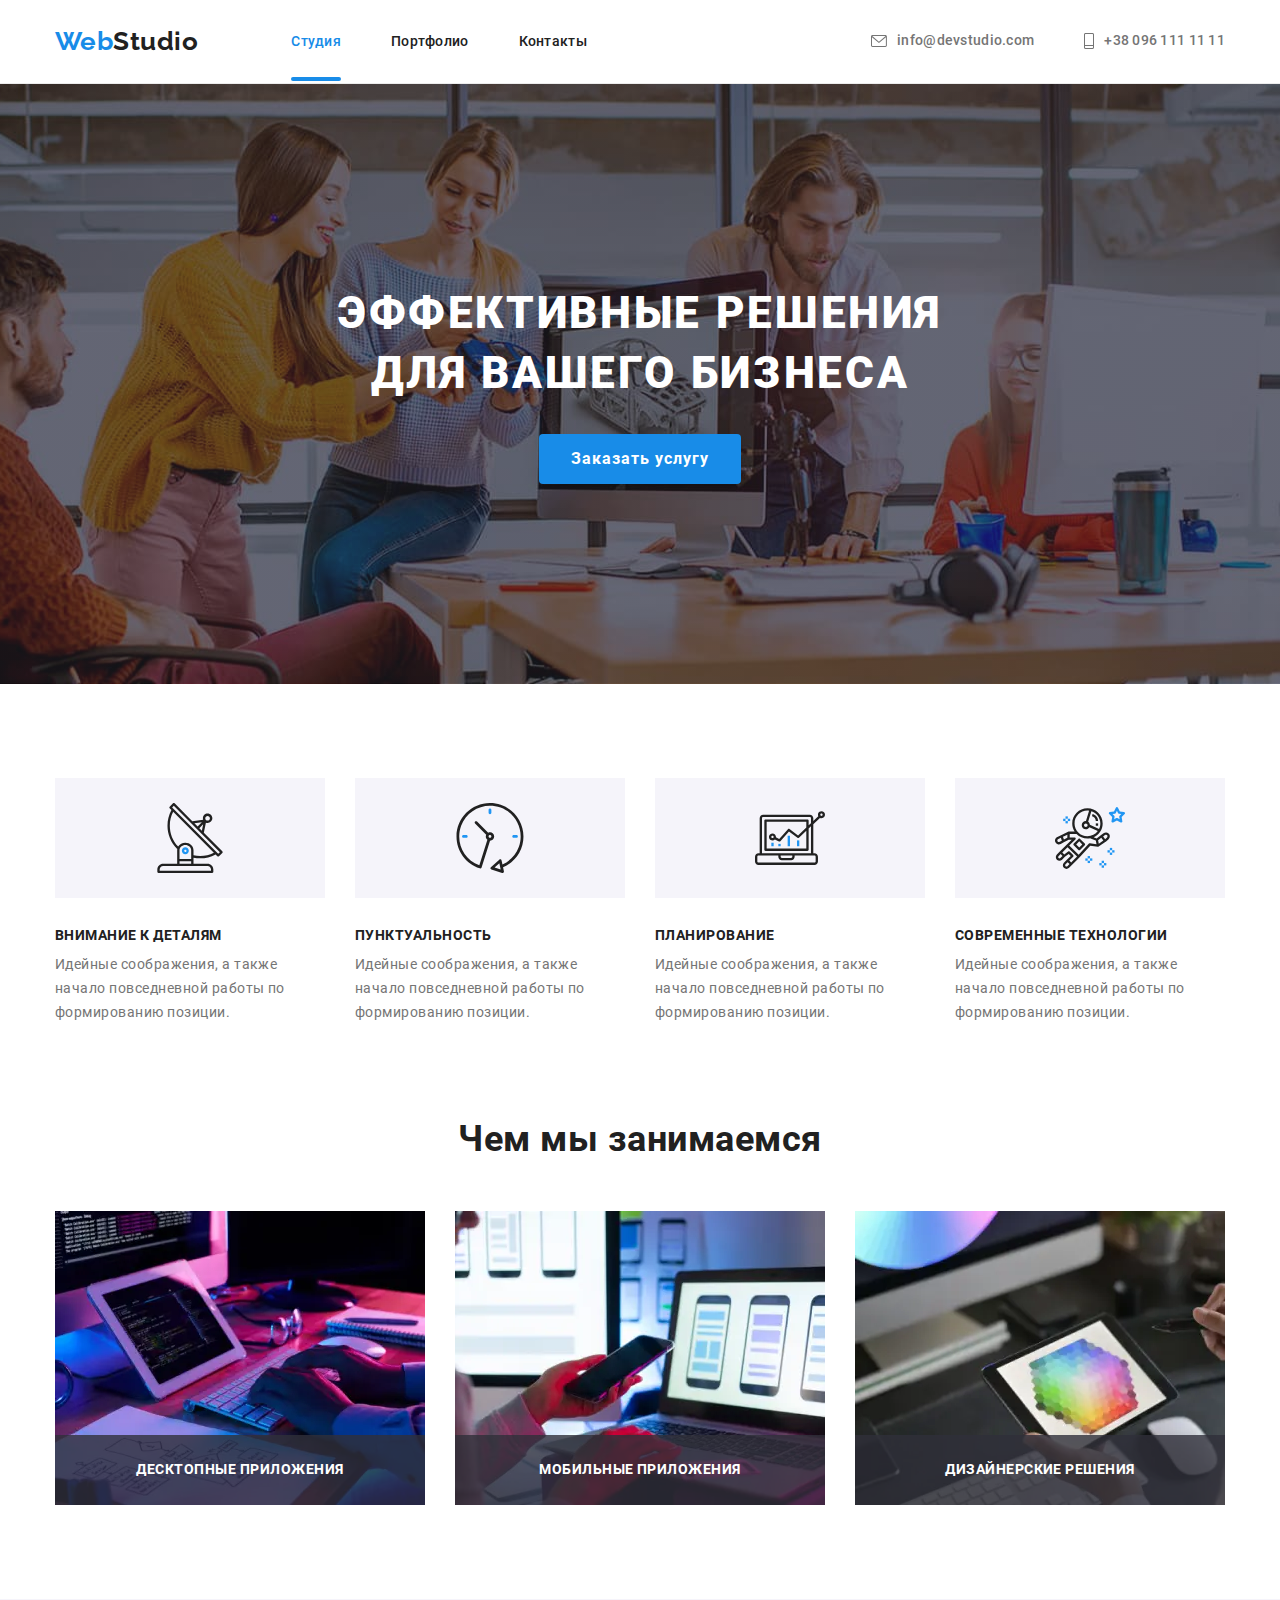
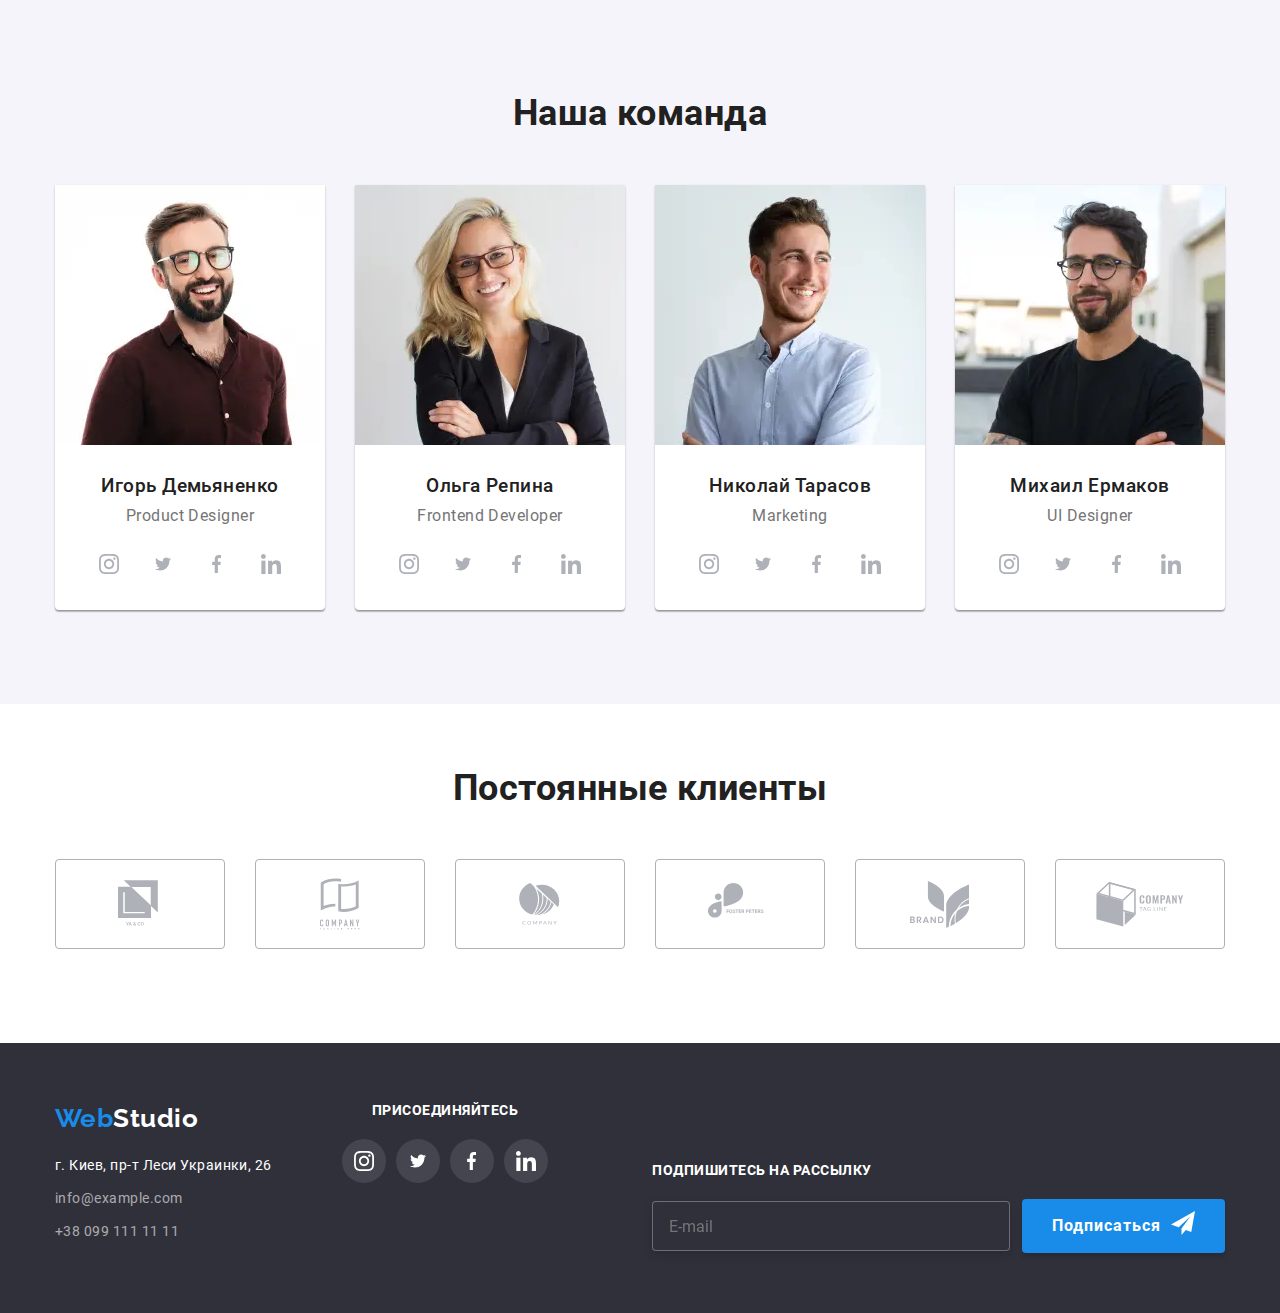
<file: index.html>
<!DOCTYPE html>
<html lang="ru">
  <head>
    <meta charset="UTF-8" />
    <meta name="viewport" content="width=device-width, initial-scale=1.0" />
    <title>Studio</title>
    <link rel="stylesheet" href="./css/main.min.css"/>
  </head>
  <body>
    <header class="page-header">
      <div class="container">
        <div class="page-header__flex">
          <a class="logo page-header__logo link" href="#">
            <span class="logo__web">Web</span>
            <span class="logo__studio">Studio</span>
          </a>
          <nav>
            <ul class="page-header__nav-list list">
              <li class="page-header__nav-item">
                <a class="page-header__nav-link page-header__nav-link--current link" href="#">Студия</a>
              </li>
              <li class="page-header__nav-item">
                <a class="page-header__nav-link link" href="./portfolio.html">Портфолио</a>
              </li>
              <li class="page-header__nav-item">
                <a class="page-header__nav-link link" href="#">Контакты</a>
              </li>
            </ul>
          </nav>
          <div class="page-header__contact">
            <a class="page-header__link link" href="meilto:info@devstudio.com">
              <svg class="page-header__icon" width="16" height="12">
                <use href="./img/sprite.svg#meil"></use>
              </svg>
              info@devstudio.com
            </a>
            <a class="page-header__link link" href="tel:+380961111111">
              <svg class="page-header__icon" width="10" height="16">
                <use href="./img/sprite.svg#phone"></use>
              </svg>
              +38 096 111 11 11
            </a>
          </div>
          <button class="page-header__menu" type="button" data-menu-button>
            <svg width="24" height="16" class="page-header__menu-icon">
              <use class="btn-menu-open" href="./img/sprite.svg#burger-menu"></use>
              <use class="btn-menu-close" href="./img/sprite.svg#close-logo"></use>
            </svg>
          </button>
        </div>
      </div>
    </header>
    <div class="mobile-menu" data-menu>
      <div class="container">
        <ul class="page-header__nav-list list">
          <li class="page-header__nav-item">
            <a class="page-header__nav-link page-header__nav-link--current link" href="#">Студия</a>
          </li>
          <li class="page-header__nav-item">
            <a class="page-header__nav-link link" href="./portfolio.html">Портфолио</a>
          </li>
          <li class="page-header__nav-item">
            <a class="page-header__nav-link link" href="#">Контакты</a>
          </li>
        </ul>
        <div>
          <div class="page-header__contact">
            <a class="page-header__link link" href="meilto:info@devstudio.com">
              info@devstudio.com
            </a>
            <a class="page-header__link link" href="tel:+380961111111">
              +38 096 111 11 11
            </a>
          </div>

          <ul class="social list">
            <li class="social__item">
              <a class="link social__link" href="#">Instagram </a>
            </li>
            <li class="social__item">
              <a class="link social__link" href="#"> Twitter</a>
            </li>
            <li class="social__item">
              <a class="link social__link" href="#"> Facebook</a>
            </li>
            <li class="social__item">
              <a class="link social__link" href="#"> LinkedIn</a>
            </li>
          </ul>
        </div>
      </div>
    </div>
    <main>
      <!-- hero -->
      <section class="hero">
        <h1 class="hero__title">Эффективные решения для вашего бизнеса</h1>
        <button data-modal-open class="hero__button" type="button">
          Заказать услугу
        </button>
      </section>
      <!-- cильные стороны -->
      <section class="section advantages">
        <div class="container">
          <h2 class="advantages__title advantages__title--hidden title">сильные стороны</h2>
          <ul class="advantages__list list">
            <li class="advantages__item">
              <div class="advantages__card">
                <svg width="70" height="70">
                  <use href="./img/sprite.svg#antenna"></use>
                </svg>
              </div>
              <h3 class="advantages__sub-title">Внимание к деталям</h3>
              <p class="advantages__text">
                Идейные соображения, а также начало повседневной работы по
                формированию позиции.
              </p>
            </li>
            <li class="advantages__item">
              <div class="advantages__card">
                <svg width="70" height="70">
                  <use href="./img/sprite.svg#clock"></use>
                </svg>
              </div>
              <h3 class="advantages__sub-title">Пунктуальность</h3>
              <p class="advantages__text">
                Идейные соображения, а также начало повседневной работы по
                формированию позиции.
              </p>
            </li>
            <li class="advantages__item">
              <div class="advantages__card">
                <svg width="70" height="70">
                  <use href="./img/sprite.svg#diagram"></use>
                </svg>
              </div>
              <h3 class="advantages__sub-title">Планирование</h3>
              <p class="advantages__text">
                Идейные соображения, а также начало повседневной работы по
                формированию позиции.
              </p>
            </li>
            <li class="advantages__item">
              <div class="advantages__card">
                <svg width="70" height="70">
                  <use href="./img/sprite.svg#astronaut"></use>
                </svg>
              </div>
              <h3 class="advantages__sub-title">Современные технологии</h3>
              <p class="advantages__text">
                Идейные соображения, а также начало повседневной работы по
                формированию позиции.
              </p>
            </li>
          </ul>
        </div>
      </section>

      <!-- Чем занимемся -->
      <section class="section job">
        <div class="container">
          <h2 class="title">Чем мы занимаемся</h2>
          <ul class="job__list list">
            <li class="job__item">
              <div class="job__img">
                <a href="#">
                  <picture>
                    <source
                    srcset="
                    ./img/studio/job/job-1.webp 1x,
                    ./img/studio/job/job-1-2x.webp 2x
                    "
                    type="image/webp"
                    />
                    <img
                    class=""
                    srcset="
                    ./img/studio/job/job-1.jpg 1x,
                    ./img/studio/job/job-1-2x.jpg 2x
                    "
                    src="./img/studio/job/job-1.jpg"
                    alt="пишем код"
                  />
                  </picture>
                  <!-- <img src="./img/box1.jpg" alt="пишем код" width="370"/> -->
                </a>
                <div class="job__img-title">
                  <h3 class="job__sub-title">Десктопные приложения</h3>
                </div>
              </div>
            </li>
            <li class="job__item">
              <div class="job__img">
                <a href="#">
                  <picture>
                    <source
                    srcset="
                    ./img/studio/job/job-2.webp 1x,
                    ./img/studio/job/job-2-2x.webp 2x
                    "
                    type="image/webp"
                    />
                    <img
                    class=""
                    srcset="
                    ./img/studio/job/job-2.jpg 1x,
                    ./img/studio/job/job-2-2x.jpg 2x
                    "
                    src="./img/studio/job/job-2.jpg"
                    alt="оптимизируем под моб.приложение"
                  />
                  </picture>
                  <!-- <img
                    src="./img/box2.jpg"
                    alt="оптимизируем под моб.приложение"
                    width="370"/> -->
                </a>
                <div class="job__img-title">
                  <h3 class="job__sub-title">Мобильные приложения</h3>
                </div>
              </div>
            </li>
            <li class="job__item">
              <div class="job__img">
                <a href="#">
                  <picture>
                    <source
                    srcset="
                    ./img/studio/job/job-3.webp 1x,
                    ./img/studio/job/job-3-2x.webp 2x
                    "
                    type="image/webp"
                    />
                    <img
                    class=""
                    srcset="
                    ./img/studio/job/job-3.jpg 1x,
                    ./img/studio/job/job-3-2x.jpg 2x
                    "
                    src="./img/studio/job/job-3.jpg"
                    alt="выбираем палитру"
                  />
                  </picture>
                  
                </a>
                <div class="job__img-title">
                  <h3 class="job__sub-title">Дизайнерские решения</h3>
                </div>
              </div>
            </li>
          </ul>
        </div>
      </section>

      <!-- команда -->
      <section class="section team">
        <div class="container">
          <h2 class="title">Наша команда</h2>
          <ul class="team__list list">
            <li class="team-card">
              <picture>
                <source
                srcset="
                ./img/studio/team-1/team-1-descktop.webp 1x,
                ./img/studio/team-1/team-1-descktop-2x.webp 2x,
                ./img/studio/team-1/team-1-tablet.webp 1x,
                ./img/studio/team-1/team-1-tablet-2x.webp 2x,
                ./img/studio/team-1/team-1-mobile.webp 1x,
                ./img/studio/team-1/team-1-mobile-2x.webp 2x
                "
                type="image/webp"
                />
                <img
                class="team-card__foto"
                srcset="
                ./img/studio/team-1/team-1-descktop.jpg 1x,
                ./img/studio/team-1/team-1-descktop-2x.jpg 2x,
                ./img/studio/team-1/team-1-tablet.jpg 1x,
                ./img/studio/team-1/team-1-tablet-2x.jpg 2x,
                ./img/studio/team-1/team-1-mobile.jpg 1x,
                ./img/studio/team-1/team-1-mobile-2x.jpg 2x
                "
                src="./img/studio/team-1/team-1-mobile.jpg"
                alt="дизайнер проекта"
              />
              </picture>
              <h3 class="team-card__sub-title">Игорь Демьяненко</h3>
              <p leng="en" class="team-card__text">Product Designer</p>
              <ul class="social-icon list">
                <li class="social-icon__item">
                  <a class="social-icon__link" href="#">
                    <svg width="20" height="20">
                      <use href="./img/sprite.svg#instagram"></use>
                    </svg>
                  </a>
                </li>
                <li class="social-icon__item">
                  <a class="social-icon__link" href="#">
                    <svg width="20" height="16">
                      <use href="./img/sprite.svg#twitter"></use>
                    </svg>
                  </a>
                </li>
                <li class="social-icon__item">
                  <a class="social-icon__link" href="#">
                    <svg width="10" height="20">
                      <use href="./img/sprite.svg#facebook"></use>
                    </svg>
                  </a>
                </li>
                <li class="social-icon__item">
                  <a class="social-icon__link" href="#">
                    <svg width="20" height="20">
                      <use href="./img/sprite.svg#linkedin"></use>
                    </svg>
                  </a>
                </li>
              </ul>
            </li>
            <li class="team-card">
              <picture>
                <source
                srcset="
                ./img/studio/team-2/team-2-descktop.webp 1x,
                ./img/studio/team-2/team-2-descktop-2x.webp 2x,
                ./img/studio/team-2/team-2-tablet.webp 1x,
                ./img/studio/team-2/team-2-tablet-2x.webp 2x,
                ./img/studio/team-2/team-2-mobile.webp 1x,
                ./img/studio/team-2/team-2-mobile-2x.webp 2x
                "
                type="image/webp"
                />
                <img
                class="team-card__foto"
                srcset="
                ./img/studio/team-2/team-2-descktop.jpg 1x,
                ./img/studio/team-2/team-2-descktop-2x.jpg 2x,
                ./img/studio/team-2/team-2-tablet.jpg 1x,
                ./img/studio/team-2/team-2-tablet-2x.jpg 2x,
                ./img/studio/team-2/team-2-mobile.jpg 1x,
                ./img/studio/team-2/team-2-mobile-2x.jpg 2x
                "
                src="./img/studio/team-2/team-2-mobile.jpg"
                alt="разработчик сайтов"
              />
              </picture>
              <h3 class="team-card__sub-title">Ольга Репина</h3>
              <p leng="en" class="team-card__text">Frontend Developer</p>
              <ul class="social-icon list">
                <li class="social-icon__item">
                  <a class="social-icon__link" href="#">
                    <svg width="20" height="20">
                      <use href="./img/sprite.svg#instagram"></use>
                    </svg>
                  </a>
                </li>
                <li class="social-icon__item">
                  <a class="social-icon__link" href="#">
                    <svg width="20" height="16">
                      <use href="./img/sprite.svg#twitter"></use>
                    </svg>
                  </a>
                </li>
                <li class="social-icon__item">
                  <a class="social-icon__link" href="#">
                    <svg width="10" height="20">
                      <use href="./img/sprite.svg#facebook"></use>
                    </svg>
                  </a>
                </li>
                <li class="social-icon__item">
                  <a class="social-icon__link" href="#">
                    <svg width="20" height="20">
                      <use href="./img/sprite.svg#linkedin"></use>
                    </svg>
                  </a>
                </li>
              </ul>
            </li>
            <li class="team-card">
              <picture>
                <source
                srcset="
                ./img/studio/team-3/team-3-descktop.webp 1x,
                ./img/studio/team-3/team-3-descktop-2x.webp 2x,
                ./img/studio/team-3/team-3-tablet.webp 1x,
                ./img/studio/team-3/team-3-tablet-2x.webp 2x,
                ./img/studio/team-3/team-3-mobile.webp 1x,
                ./img/studio/team-3/team-3-mobile-2x.webp 2x
                "
                type="image/webp"
                />
                <img
                class="team-card__foto"
                srcset="
                ./img/studio/team-3/team-3-descktop.jpg 1x,
                ./img/studio/team-3/team-3-descktop-2x.jpg 2x,
                ./img/studio/team-3/team-3-tablet.jpg 1x,
                ./img/studio/team-3/team-3-tablet-2x.jpg 2x,
                ./img/studio/team-3/team-3-mobile.jpg 1x,
                ./img/studio/team-3/team-3-mobile-2x.jpg 2x
                "
                src="./img/studio/team-3/team-3-mobile.jpg"
                alt="маркетолог"
              />
              </picture>
              <h3 class="team-card__sub-title">Николай Тарасов</h3>
              <p leng="en" class="team-card__text">Marketing</p>
              <ul class="social-icon list">
                <li class="social-icon__item">
                  <a class="social-icon__link" href="#">
                    <svg width="20" height="20">
                      <use href="./img/sprite.svg#instagram"></use>
                    </svg>
                  </a>
                </li>
                <li class="social-icon__item">
                  <a class="social-icon__link" href="#">
                    <svg width="20" height="16">
                      <use href="./img/sprite.svg#twitter"></use>
                    </svg>
                  </a>
                </li>
                <li class="social-icon__item">
                  <a class="social-icon__link" href="#">
                    <svg width="10" height="20">
                      <use href="./img/sprite.svg#facebook"></use>
                    </svg>
                  </a>
                </li>
                <li class="social-icon__item">
                  <a class="social-icon__link" href="#">
                    <svg width="20" height="20">
                      <use href="./img/sprite.svg#linkedin"></use>
                    </svg>
                  </a>
                </li>
              </ul>
            </li>
            <li class="team-card">
              <picture>
                <source
                srcset="
                ./img/studio/team-4/team-4-descktop.webp 1x,
                ./img/studio/team-4/team-4-descktop-2x.webp 2x,
                ./img/studio/team-4/team-4-tablet.webp 1x,
                ./img/studio/team-4/team-4-tablet-2x.webp 2x,
                ./img/studio/team-4/team-4-mobile.webp 1x,
                ./img/studio/team-4/team-4-mobile-2x.webp 2x
                "
                type="image/webp"
                />
                <img
                class="team-card__foto"
                srcset="
                ./img/studio/team-4/team-4-descktop.jpg 1x,
                ./img/studio/team-4/team-4-descktop-2x.jpg 2x,
                ./img/studio/team-4/team-4-tablet.jpg 1x,
                ./img/studio/team-4/team-4-tablet-2x.jpg 2x,
                ./img/studio/team-4/team-4-mobile.jpg 1x,
                ./img/studio/team-4/team-4-mobile-2x.jpg 2x
                "
                src="./img/studio/team-4/team-4-mobile.jpg"
                alt="младший дизайнер"
              />
              </picture>
              <h3 class="team-card__sub-title">Михаил Ермаков</h3>
              <p leng="en" class="team-card__text">UI Designer</p>
              <ul class="social-icon list">
                <li class="social-icon__item">
                  <a class="social-icon__link" href="#">
                    <svg width="20" height="20">
                      <use href="./img/sprite.svg#instagram"></use>
                    </svg>
                  </a>
                </li>
                <li class="social-icon__item">
                  <a class="social-icon__link" href="#">
                    <svg width="20" height="16">
                      <use href="./img/sprite.svg#twitter"></use>
                    </svg>
                  </a>
                </li>
                <li class="social-icon__item">
                  <a class="social-icon__link" href="#">
                    <svg width="10" height="20">
                      <use href="./img/sprite.svg#facebook"></use>
                    </svg>
                  </a>
                </li>
                <li class="social-icon__item">
                  <a class="social-icon__link" href="#">
                    <svg width="20" height="20">
                      <use href="./img/sprite.svg#linkedin"></use>
                    </svg>
                  </a>
                </li>
              </ul>
            </li>
          </ul>
        </div>
      </section>

      <!-- наши клиенты  -->
      <section class="section our-clients">
        <div class="container">
          <h2 class="title">Постоянные клиенты</h2>
          <ul class="our-clients__list list">
            <li class="our-clients__item">
              <a class="our-clients__link" href="#">
                <svg width="44" height="49">
                  <use href="./img/sprite.svg#cmp1"></use>
                </svg>
              </a>
            </li>
            <li class="our-clients__item">
              <a class="our-clients__link" href="#">
                <svg width="40" height="52">
                  <use href="./img/sprite.svg#cmp2"></use>
                </svg>
              </a>
            </li>
            <li class="our-clients__item">
              <a class="our-clients__link" href="#">
                <svg width="41" height="42">
                  <use href="./img/sprite.svg#cmp3"></use>
                </svg>
              </a>
            </li>
            <li class="our-clients__item">
              <a class="our-clients__link" href="#">
                <svg width="79" height="42">
                  <use href="./img/sprite.svg#cmp4"></use>
                </svg>
              </a>
            </li>
            <li class="our-clients__item">
              <a class="our-clients__link" href="#">
                <svg width="59" height="47">
                  <use href="./img/sprite.svg#cmp5"></use>
                </svg>
              </a>
            </li>
            <li class="our-clients__item">
              <a class="our-clients__link" href="#">
                <svg width="88" height="45">
                  <use href="./img/sprite.svg#cmp6"></use>
                </svg>
              </a>
            </li>
          </ul>
        </div>
      </section>
    </main>
    <footer>
      <div class="container footer">
        <div class="footer__main">
          <div class="footer__info">
            <a class="logo footer__info-logo link" href="#">
              <span class="logo__web">Web</span>
              <span class="logo__studio logo__studio--invers">Studio</span>
            </a>
            <address  class="footer__contact">
              <span class="footer__adress">г. Киев, пр-т Леси Украинки, 26</span
              ><br />
              <a class="footer__link link" href="mailto:info@example.com"
                >info@example.com</a
              ><br />
              <a class="footer__link link" href="tel:+380991111111"
                >+38 099 111 11 11</a
              >
            </address>
          </div>
          <!-- добавление соц-сетей -->
          <div class="footer__social">
            <p class="footer__text">присоединяйтесь</p>
            <ul class="social-icon list">
              <li class="social-icon__item">
                <a class="social-icon__link footer__social--iconcolor footer__social--iconbackcolor" href="#">
                  <svg width="20" height="20">
                    <use href="./img/sprite.svg#instagram"></use>
                  </svg>
                </a>
              </li>
              <li class="social-icon__item">
                <a class="social-icon__link footer__social--iconcolor footer__social--iconbackcolor" href="#">
                  <svg width="20" height="16">
                    <use href="./img/sprite.svg#twitter"></use>
                  </svg>
                </a>
              </li>
              <li class="social-icon__item">
                <a class="social-icon__link footer__social--iconcolor footer__social--iconbackcolor" href="#">
                  <svg width="10" height="20">
                    <use href="./img/sprite.svg#facebook"></use>
                  </svg>
                </a>
              </li>
              <li class="social-icon__item">
                <a class="social-icon__link footer__social--iconcolor footer__social--iconbackcolor" href="#">
                  <svg width="20" height="20">
                    <use href="./img/sprite.svg#linkedin"></use>
                  </svg>
                </a>
              </li>
            </ul>
          </div>
        </div>
        <!-- добавление формы -->
        <div class="footer__form">
          <p class="footer__text">Подпишитесь на рассылку</p>
          <form class="footer__form-area">
            <input
              class="footer__mail-input"
              type="email"
              name="E-mail"
              placeholder="E-mail"
            />
            <button class="footer__button" type="submit">
              <p class="footer__button-text">Подписаться</p>
              <svg width="24" height="24">
                <use href="./img/sprite.svg#icon-plain-1"></use>
              </svg>
            </button>
          </form>
        </div>
      </div>
    </footer>

<!-- Модальное окно -->
    <div class="backdrop is-hidden" data-modal>
      <div class="modal">
        <button class="modal__close-button" type="button" data-modal-close>
          <svg width="11" height="11">
            <use href="./img/sprite.svg#close-logo"></use>
          </svg>
        </button>
        <p class="modal__title">Оставьте свои данные, мы вам перезвоним</p>
        <form>
          <div class="modal__field">
            <label class="modal__label" for="username">Имя</label>
            <div class="modal__form">
              <input class="modal__form-input" type="text" name="username" id="username"/>
              <svg class="modal__form-icon" width="12" height="12">
                <use href="./img/sprite.svg#icon-input-1"></use>
              </svg>
            </div>
          </div>
          <div class="modal__field">
            <label class="modal__label" for="phone_number">Телефон</label>
            <div class="modal__form">
              <input class="modal__form-input" type="tel" name="phone_number" id="phone_number"/>
              <svg class="modal__form-icon" width="13" height="13">
                <use href="./img/sprite.svg#icon-input-2"></use>
              </svg>
            </div>
          </div>
          <div class="modal__field">
            <label class="modal__label" for="email">Почта</label>
            <div class="modal__form">
              <input class="modal__form-input" type="email" id="email"/>
              <svg class="modal__form-icon" width="15" height="12">
                <use href="./img/sprite.svg#icon-input-3"></use>
              </svg>
            </div>
          </div>
          <div class="modal__field">
            <label class="modal__label" for="feedback">Комментарий</label>
            <textarea class="modal__textarea" name="feedback" id="feedback" placeholder="Введите текст"></textarea>
          </div>
          <div class="modal__policy">
            <label for="policy" class="modal__policy-lable">
              Соглашаюсь с рассылкой и принимаю
              <a href="#" class="modal__policy-link">Условия договора</a>
              <input class="modal__checkbox" type="checkbox" name="policy" id="policy"/>
              <span class="modal__checkbox-icon"></span>
            </label>
          </div>
          <button type="submit" class="modal__button">Отправить</button>
        </form>
      </div>
    </div>

    <script src="./js/mobile-menu.js"></script>
    <script src="./js/modal.js"></script>
  </body>
</html>
</file>
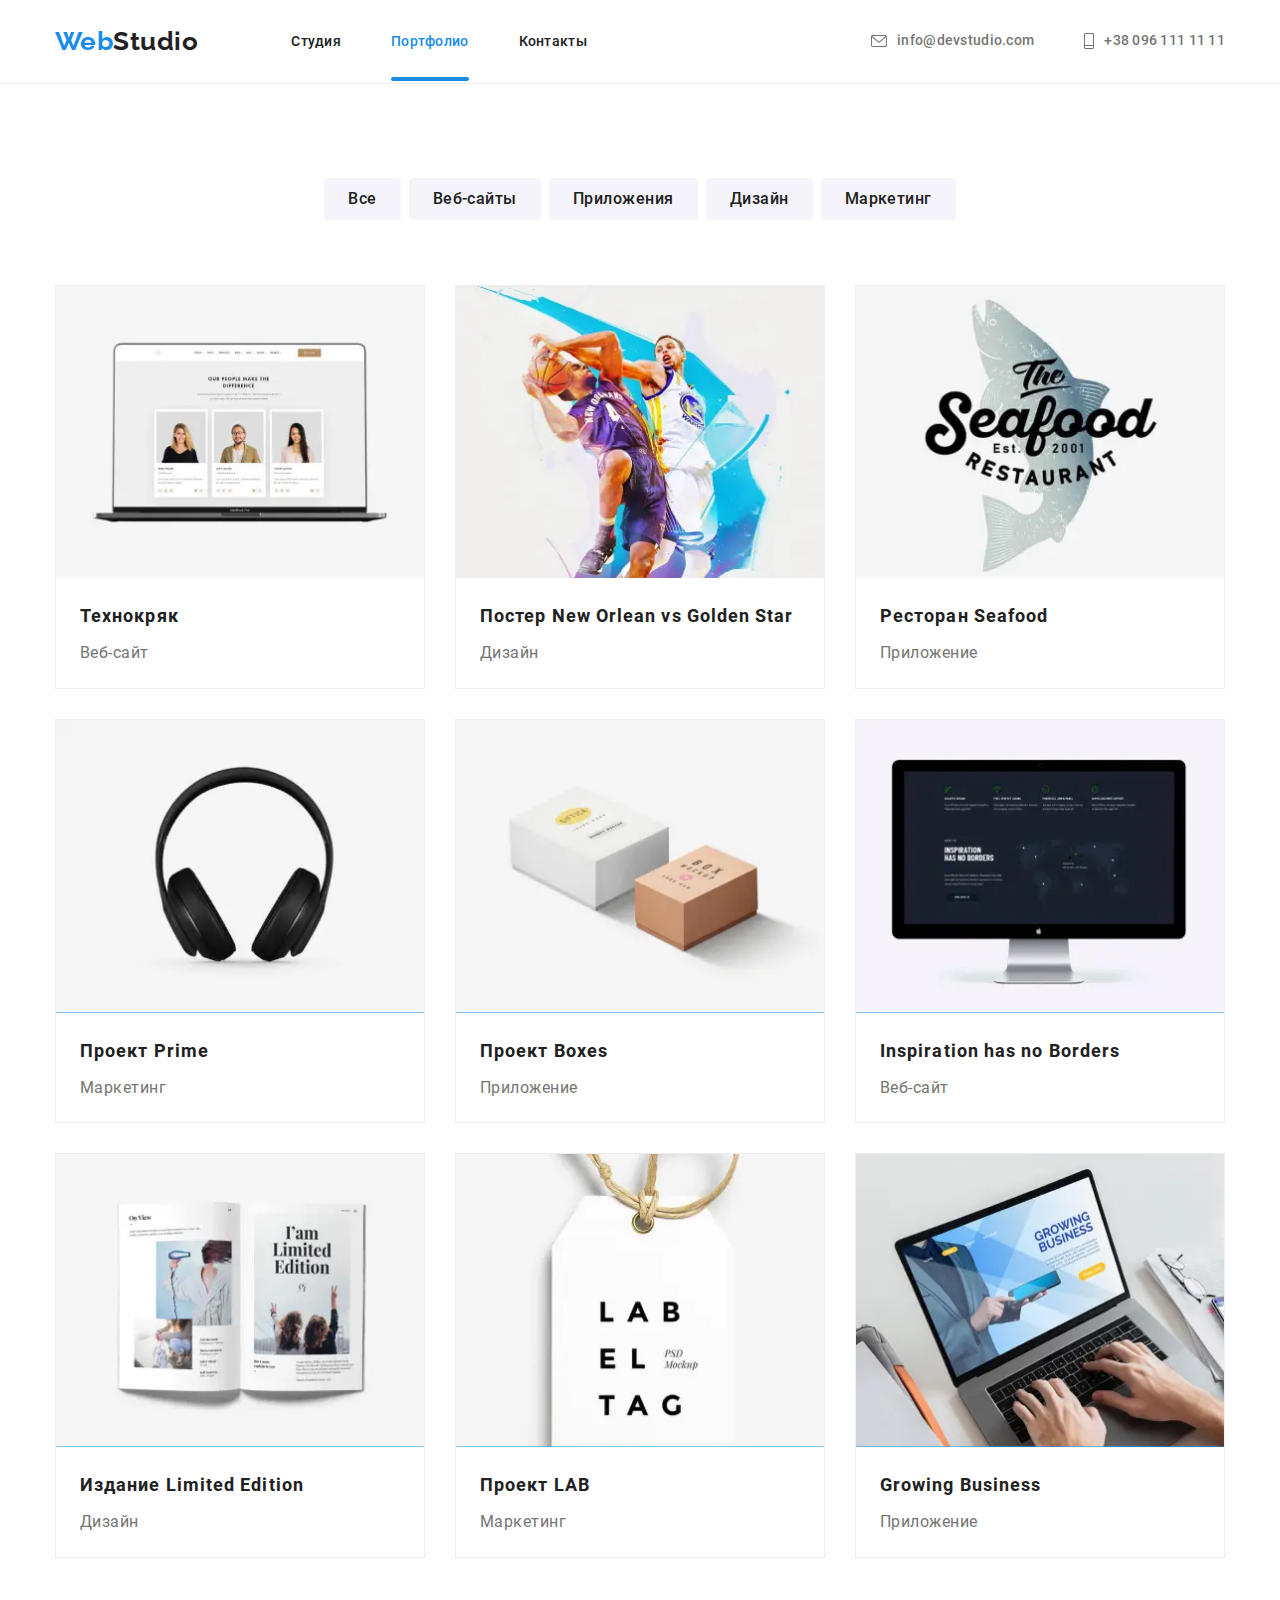
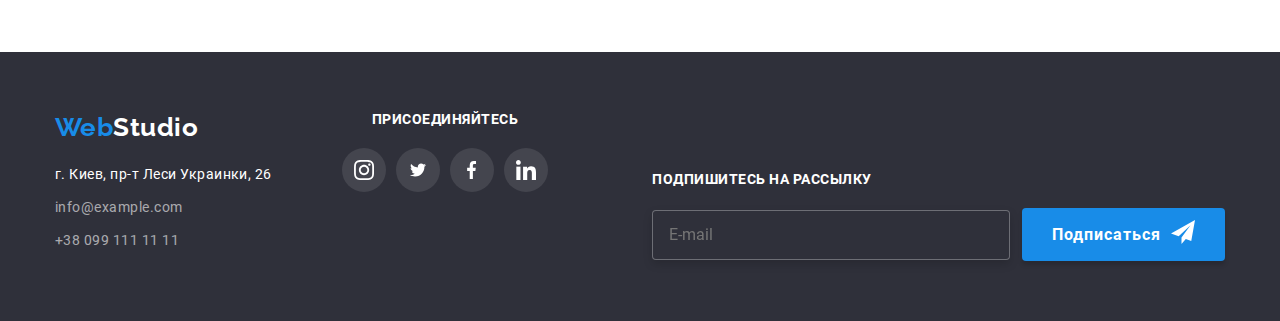
<file: portfolio.html>
<!DOCTYPE html>
<html lang="ru">
<head>
    <meta charset="UTF-8">
    <meta name="viewport" content="width=device-width, initial-scale=1.0">
    <title>Portfolio</title>
    <link rel="stylesheet" href="./css/main.min.css">
</head>
<body>
    <header class="page-header">
      <div class="container">
        <div class="page-header__flex">
          <a class="logo page-header__logo link" href="#">
            <span class="logo__web">Web</span>
            <span class="logo__studio">Studio</span>
          </a>
          <nav>
            <ul class="page-header__nav-list list">
              <li class="page-header__nav-item">
                <a class="page-header__nav-link link" href="./index.html">Студия</a>
              </li>
              <li class="page-header__nav-item">
                <a class="page-header__nav-link page-header__nav-link--current link" href="#">Портфолио</a>
              </li>
              <li class="page-header__nav-item">
                <a class="page-header__nav-link link" href="#">Контакты</a>
              </li>
            </ul>
          </nav>
          <div class="page-header__contact">
            <a class="page-header__link link" href="meilto:info@devstudio.com">
              <svg class="page-header__icon" width="16" height="12">
                <use href="./img/sprite.svg#meil"></use>
              </svg>
              info@devstudio.com
            </a>
            <a class="page-header__link link" href="tel:+380961111111">
              <svg class="page-header__icon" width="10" height="16">
                <use href="./img/sprite.svg#phone"></use>
              </svg>
              +38 096 111 11 11
            </a>
          </div>
          <button class="page-header__menu" type="button" data-menu-button>
            <svg width="24" height="16" class="page-header__menu-icon">
              <use class="btn-menu-open" href="./img/sprite.svg#burger-menu"></use>
              <use class="btn-menu-close" href="./img/sprite.svg#close-logo"></use>
            </svg>
          </button>
        </div>
      </div>
    </header>
   
    <div class="mobile-menu" data-menu>
      <div class="container">
        <ul class="page-header__nav-list list">
          <li class="page-header__nav-item">
            <a class="page-header__nav-link link" href="./index.html">Студия</a>
          </li>
          <li class="page-header__nav-item">
            <a class="page-header__nav-link page-header__nav-link--current link" href="#">Портфолио</a>
          </li>
          <li class="page-header__nav-item">
            <a class="page-header__nav-link link" href="#">Контакты</a>
          </li>
        </ul>
        <div>
          <div class="page-header__contact">
            <a class="page-header__link link" href="meilto:info@devstudio.com">
              info@devstudio.com
            </a>
            <a class="page-header__link link" href="tel:+380961111111">
              +38 096 111 11 11
            </a>
          </div>

          <ul class="social list">
            <li class="social__item">
              <a class="link social__link" href="#">Instagram </a>
            </li>
            <li class="social__item">
              <a class="link social__link" href="#"> Twitter</a>
            </li>
            <li class="social__item">
              <a class="link social__link" href="#"> Facebook</a>
            </li>
            <li class="social__item">
              <a class="link social__link" href="#"> LinkedIn</a>
            </li>
          </ul>
        </div>
      </div>
    </div>
    <main>
        <section class="section">
            <div class="container">
                <!-- кнопки -->
                <ul class="portfolio-buttons list">
                    <li class="portfolio-buttons__item"><button type="button" class="portfolio-buttons__button">Все</button></li>
                    <li class="portfolio-buttons__item"><button type="button" class="portfolio-buttons__button">Веб-сайты</button></li>
                    <li class="portfolio-buttons__item"><button type="button" class="portfolio-buttons__button">Приложения</button></li>
                    <li class="portfolio-buttons__item"><button type="button" class="portfolio-buttons__button">Дизайн</button></li>
                    <li class="portfolio-buttons__item"><button type="button" class="portfolio-buttons__button">Маркетинг</button></li>
                </ul>

                <!-- перечень работ  -->
                <ul class="project list">
                    <li class="project__list">
                        <a class="project-card link" href="#">
                            <div class="project-card__top">
                              <picture>
                                <source
                                srcset="
                                ./img/portfolio/card-1/card-1-descktop.webp 1x,
                                ./img/portfolio/card-1/card-1-descktop-2x.webp 2x,
                                ./img/portfolio/card-1/card-1-tablet.webp 1x,
                                ./img/portfolio/card-1/card-1-tablet-2x.webp 2x,
                                ./img/portfolio/card-1/card-1-mobile.webp 1x,
                                ./img/portfolio/card-1/card-1-mobile-2x.webp 2x
                                "
                                type="image/webp"
                                />
                                <img
                                class="project-card__img"
                                srcset="
                                ./img/portfolio/card-1/card-1-descktop.jpg 1x,
                                ./img/portfolio/card-1/card-1-descktop-2x.jpg 2x,
                                ./img/portfolio/card-1/card-1-tablet.jpg 1x,
                                ./img/portfolio/card-1/card-1-tablet-2x.jpg 2x,
                                ./img/portfolio/card-1/card-1-mobile.jpg 1x,
                                ./img/portfolio/card-1/card-1-mobile-2x.jpg 2x
                                "
                                src="./img/portfolio/card-1/card-1-mobile.jpg "
                                alt="пример веб-сайта"
                              />
                              </picture>
                                <div class="project-card__action">
                                    <p class="project-card__info">Технокряк это современная площадка распространения коронавируса. Компании используют эту платформу для цифрового шпионажа и атак на защищённые сервера конкурентов.</p>
                                </div>
                            </div>
                           <div class="project-card__list">
                                <h3 class="project-card__title">Технокряк</h3>
                                <p class="project-card__text">Веб-сайт</p>
                           </div>
                        </a>
                    </li>
                    <li class="project__list">
                        <a class="project-card link" href="#">
                            <div class="project-card__top">
                              <picture>
                                <source
                                srcset="
                                ./img/portfolio/card-2/card-2-descktop.webp 1x,
                                ./img/portfolio/card-2/card-2-descktop-2x.webp 2x,
                                ./img/portfolio/card-2/card-2-tablet.webp 1x,
                                ./img/portfolio/card-2/card-2-tablet-2x.webp 2x,
                                ./img/portfolio/card-2/card-2-mobile.webp 1x,
                                ./img/portfolio/card-2/card-2-mobile-2x.webp 2x
                                "
                                type="image/webp"
                                />
                                <img
                                class="project-card__img"
                                srcset="
                                ./img/portfolio/card-2/card-2-descktop.jpg 1x,
                                ./img/portfolio/card-2/card-2-descktop-2x.jpg 2x,
                                ./img/portfolio/card-2/card-2-tablet.jpg 1x,
                                ./img/portfolio/card-2/card-2-tablet-2x.jpg 2x,
                                ./img/portfolio/card-2/card-2-mobile.jpg 1x,
                                ./img/portfolio/card-2/card-2-mobile-2x.jpg 2x
                                "
                                src="./img/portfolio/card-2/card-2-mobile.jpg "
                                alt="дизайн постера"
                              />
                              </picture>
                                <div class="project-card__action">
                                    <p class="project-card__info">Технокряк это современная площадка распространения коронавируса. Компании используют эту платформу для цифрового шпионажа и атак на защищённые сервера конкурентов.</p>
                                </div>
                            </div>
                            <div class="project-card__list">
                                 <h3 class="project-card__title">Постер New Orlean vs Golden Star</h3>
                                 <p class="project-card__text">Дизайн</p>
                            </div>
                         </a>
                    </li>
                    <li class="project__list">
                        <a class="project-card link" href="#">
                            <div class="project-card__top">
                              <picture>
                                <source
                                srcset="
                                ./img/portfolio/card-3/card-3-descktop.webp 1x,
                                ./img/portfolio/card-3/card-3-descktop-2x.webp 2x,
                                ./img/portfolio/card-3/card-3-tablet.webp 1x,
                                ./img/portfolio/card-3/card-3-tablet-2x.webp 2x,
                                ./img/portfolio/card-3/card-3-mobile.webp 1x,
                                ./img/portfolio/card-3/card-3-mobile-2x.webp 2x
                                "
                                type="image/webp"
                                />
                                <img
                                class="project-card__img"
                                srcset="
                                ./img/portfolio/card-3/card-3-descktop.jpg 1x,
                                ./img/portfolio/card-3/card-3-descktop-2x.jpg 2x,
                                ./img/portfolio/card-3/card-3-tablet.jpg 1x,
                                ./img/portfolio/card-3/card-3-tablet-2x.jpg 2x,
                                ./img/portfolio/card-3/card-3-mobile.jpg 1x,
                                ./img/portfolio/card-3/card-3-mobile-2x.jpg 2x
                                "
                                src="./img/portfolio/card-3/card-3-mobile.jpg "
                                alt="приложение ресторана"
                              />
                              </picture>
                                <div class="project-card__action">
                                    <p class="project-card__info">Технокряк это современная площадка распространения коронавируса. Компании используют эту платформу для цифрового шпионажа и атак на защищённые сервера конкурентов.</p>
                                </div>
                            </div>                       
                            <div class="project-card__list">
                                 <h3 class="project-card__title">Ресторан Seafood</h3>
                                 <p class="project-card__text">Приложение</p>
                            </div>
                         </a>
                    </li>
                    <li class="project__list">
                        <a class="project-card link" href="#">
                            <div class="project-card__top">
                              <picture>
                                <source
                                srcset="
                                ./img/portfolio/card-4/card-4-descktop.webp 1x,
                                ./img/portfolio/card-4/card-4-descktop-2x.webp 2x,
                                ./img/portfolio/card-4/card-4-tablet.webp 1x,
                                ./img/portfolio/card-4/card-4-tablet-2x.webp 2x,
                                ./img/portfolio/card-4/card-4-mobile.webp 1x,
                                ./img/portfolio/card-4/card-4-mobile-2x.webp 2x
                                "
                                type="image/webp"
                                />
                                <img
                                class="project-card__img"
                                srcset="
                                ./img/portfolio/card-4/card-4-descktop.jpg 1x,
                                ./img/portfolio/card-4/card-4-descktop-2x.jpg 2x,
                                ./img/portfolio/card-4/card-4-tablet.jpg 1x,
                                ./img/portfolio/card-4/card-4-tablet-2x.jpg 2x,
                                ./img/portfolio/card-4/card-4-mobile.jpg 1x,
                                ./img/portfolio/card-4/card-4-mobile-2x.jpg 2x
                                "
                                src="./img/portfolio/card-4/card-4-mobile.jpg "
                                alt="проект маркетинг"
                              />
                              </picture>
                                <div class="project-card__action">
                                    <p class="project-card__info">Технокряк это современная площадка распространения коронавируса. Компании используют эту платформу для цифрового шпионажа и атак на защищённые сервера конкурентов.</p>
                                </div>
                            </div>
                            <div class="project-card__list">
                                 <h3 class="project-card__title">Проект Prime</h3>
                                 <p class="project-card__text">Маркетинг</p>
                            </div>
                         </a>
                    </li>
                    <li class="project__list">
                        <a class="project-card link" href="#">
                            <div class="project-card__top">
                              <picture>
                                <source
                                srcset="
                                ./img/portfolio/card-5/card-5-descktop.webp 1x,
                                ./img/portfolio/card-5/card-5-descktop-2x.webp 2x,
                                ./img/portfolio/card-5/card-5-tablet.webp 1x,
                                ./img/portfolio/card-5/card-5-tablet-2x.webp 2x,
                                ./img/portfolio/card-5/card-5-mobile.webp 1x,
                                ./img/portfolio/card-5/card-5-mobile-2x.webp 2x
                                "
                                type="image/webp"
                                />
                                <img
                                class="project-card__img"
                                srcset="
                                ./img/portfolio/card-5/card-5-descktop.jpg 1x,
                                ./img/portfolio/card-5/card-5-descktop-2x.jpg 2x,
                                ./img/portfolio/card-5/card-5-tablet.jpg 1x,
                                ./img/portfolio/card-5/card-5-tablet-2x.jpg 2x,
                                ./img/portfolio/card-5/card-5-mobile.jpg 1x,
                                ./img/portfolio/card-5/card-5-mobile-2x.jpg 2x
                                "
                                src="./img/portfolio/card-5/card-5-mobile.jpg "
                                alt="приложение коробки"
                              />
                              </picture>
                                <div class="project-card__action">
                                    <p class="project-card__info">Технокряк это современная площадка распространения коронавируса. Компании используют эту платформу для цифрового шпионажа и атак на защищённые сервера конкурентов.</p>
                                </div>
                            </div>           
                            <div class="project-card__list">
                                 <h3 class="project-card__title">Проект Boxes</h3>
                                 <p class="project-card__text">Приложение</p>
                            </div>
                         </a>
                    </li>
                    <li class="project__list">
                        <a class="project-card link" href="#">
                            <div class="project-card__top">
                              <picture>
                                <source
                                srcset="
                                ./img/portfolio/card-6/card-6-descktop.webp 1x,
                                ./img/portfolio/card-6/card-6-descktop-2x.webp 2x,
                                ./img/portfolio/card-6/card-6-tablet.webp 1x,
                                ./img/portfolio/card-6/card-6-tablet-2x.webp 2x,
                                ./img/portfolio/card-6/card-6-mobile.webp 1x,
                                ./img/portfolio/card-6/card-6-mobile-2x.webp 2x
                                "
                                type="image/webp"
                                />
                                <img
                                class="project-card__img"
                                srcset="
                                ./img/portfolio/card-6/card-6-descktop.jpg 1x,
                                ./img/portfolio/card-6/card-6-descktop-2x.jpg 2x,
                                ./img/portfolio/card-6/card-6-tablet.jpg 1x,
                                ./img/portfolio/card-6/card-6-tablet-2x.jpg 2x,
                                ./img/portfolio/card-6/card-6-mobile.jpg 1x,
                                ./img/portfolio/card-6/card-6-mobile-2x.jpg 2x
                                "
                                src="./img/portfolio/card-6/card-6-mobile.jpg "
                                alt="пример веб-сайта на мониторе"
                              />
                              </picture>
                                <div class="project-card__action">
                                    <p class="project-card__info">Технокряк это современная площадка распространения коронавируса. Компании используют эту платформу для цифрового шпионажа и атак на защищённые сервера конкурентов.</p>
                                </div>
                            </div>   
                            <div class="project-card__list">
                                 <h3 class="project-card__title">Inspiration has no Borders</h3>
                                 <p class="project-card__text">Веб-сайт</p>
                            </div>
                         </a> 
                    </li>
                    <li class="project__list">
                        <a class="project-card link" href="#">
                            <div class="project-card__top">
                              <picture>
                                <source
                                srcset="
                                ./img/portfolio/card-7/card-7-descktop.webp 1x,
                                ./img/portfolio/card-7/card-7-descktop-2x.webp 2x,
                                ./img/portfolio/card-7/card-7-tablet.webp 1x,
                                ./img/portfolio/card-7/card-7-tablet-2x.webp 2x,
                                ./img/portfolio/card-7/card-7-mobile.webp 1x,
                                ./img/portfolio/card-7/card-7-mobile-2x.webp 2x 
                                "
                                type="image/webp"
                                />
                                <img
                                class="project-card__img"
                                srcset="
                                ./img/portfolio/card-7/card-7-descktop.jpg 1x,
                                ./img/portfolio/card-7/card-7-descktop-2x.jpg 2x,
                                ./img/portfolio/card-7/card-7-tablet.jpg 1x,
                                ./img/portfolio/card-7/card-7-tablet-2x.jpg 2x,
                                ./img/portfolio/card-7/card-7-mobile.jpg 1x,
                                ./img/portfolio/card-7/card-7-mobile-2x.jpg 2x
                                "
                                src="./img/portfolio/card-7/card-7-mobile.jpg "
                                alt="дизайн журнала"
                              />
                              </picture>
                                <div class="project-card__action">
                                    <p class="project-card__info">Технокряк это современная площадка распространения коронавируса. Компании используют эту платформу для цифрового шпионажа и атак на защищённые сервера конкурентов.</p>
                                </div>
                            </div>  
                            <div class="project-card__list">
                                 <h3 class="project-card__title">Издание Limited Edition</h3>
                                 <p class="project-card__text">Дизайн</p>
                            </div>
                         </a>
                    </li>
                    <li class="project__list">
                        <a class="project-card link" href="#">
                            <div class="project-card__top">
                              <picture>
                                <source
                                srcset="
                                ./img/portfolio/card-8/card-8-descktop.webp 1x,
                                ./img/portfolio/card-8/card-8-descktop-2x.webp 2x,
                                ./img/portfolio/card-8/card-8-tablet.webp 1x,
                                ./img/portfolio/card-8/card-8-tablet-2x.webp 2x,
                                ./img/portfolio/card-8/card-8-mobile.webp 1x,
                                ./img/portfolio/card-8/card-8-mobile-2x.webp 2x
                                "
                                type="image/webp"
                                />
                                <img
                                class="project-card__img"
                                srcset="
                                ./img/portfolio/card-8/card-8-descktop.jpg 1x,
                                ./img/portfolio/card-8/card-8-descktop-2x.jpg 2x,
                                ./img/portfolio/card-8/card-8-tablet.jpg 1x,
                                ./img/portfolio/card-8/card-8-tablet-2x.jpg 2x,
                                ./img/portfolio/card-8/card-8-mobile.jpg 1x,
                                ./img/portfolio/card-8/card-8-mobile-2x.jpg 2x
                                "
                                src="./img/portfolio/card-8/card-8-mobile.jpg "
                                alt="маркетинговый проект"
                              />
                              </picture>
                                <div class="project-card__action">
                                    <p class="project-card__info">Технокряк это современная площадка распространения коронавируса. Компании используют эту платформу для цифрового шпионажа и атак на защищённые сервера конкурентов.</p>
                                </div>
                            </div>  
                            <div class="project-card__list">
                                 <h3 class="project-card__title">Проект LAB</h3>
                                 <p class="project-card__text">Маркетинг</p>
                            </div>
                         </a> 
                    </li>
                    <li class="project__list">
                        <a class="project-card link" href="#">
                            <div class="project-card__top">
                              <picture>
                                <source
                                srcset="
                                ./img/portfolio/card-9/card-9-descktop.webp 1x,
                                ./img/portfolio/card-9/card-9-descktop-2x.webp 2x,
                                ./img/portfolio/card-9/card-9-tablet.webp 1x,
                                ./img/portfolio/card-9/card-9-tablet-2x.webp 2x,
                                ./img/portfolio/card-9/card-9-mobile.webp 1x,
                                ./img/portfolio/card-9/card-9-mobile-2x.webp 2x
                                "
                                type="image/webp"
                                />
                                <img
                                class="project-card__img"
                                srcset="
                                ./img/portfolio/card-9/card-9-descktop.jpg 1x,
                                ./img/portfolio/card-9/card-9-descktop-2x.jpg 2x,
                                ./img/portfolio/card-9/card-9-tablet.jpg 1x,
                                ./img/portfolio/card-9/card-9-tablet-2x.jpg 2x,
                                ./img/portfolio/card-9/card-9-mobile.jpg 1x,
                                ./img/portfolio/card-9/card-9-mobile-2x.jpg 2x
                                "
                                src="./img/portfolio/card-9/card-9-mobile.jpg "
                                alt="пример приложения"
                              />
                              </picture>
                                <div class="project-card__action">
                                    <p class="project-card__info">Технокряк это современная площадка распространения коронавируса. Компании используют эту платформу для цифрового шпионажа и атак на защищённые сервера конкурентов.</p>
                                </div>
                            </div> 
                            <div class="project-card__list">
                                 <h3 class="project-card__title">Growing Business</h3>
                                 <p class="project-card__text">Приложение</p>
                            </div>
                         </a>
                    </li>
                </ul>
            </div>
        </section>
    </main>
    <footer>
      <div class="container footer">
        <div class="footer__main">
          <div class="footer__info">
            <a class="logo footer__info-logo link" href="#">
              <span class="logo__web">Web</span>
              <span class="logo__studio logo__studio--invers">Studio</span>
            </a>
            <address  class="footer__contact">
              <span class="footer__adress">г. Киев, пр-т Леси Украинки, 26</span
              ><br />
              <a class="footer__link link" href="mailto:info@example.com"
                >info@example.com</a
              ><br />
              <a class="footer__link link" href="tel:+380991111111"
                >+38 099 111 11 11</a
              >
            </address>
          </div>
          <!-- добавление соц-сетей -->
          <div class="footer__social">
            <p class="footer__text">присоединяйтесь</p>
            <ul class="social-icon list">
              <li class="social-icon__item">
                <a class="social-icon__link footer__social--iconcolor footer__social--iconbackcolor" href="#">
                  <svg width="20" height="20">
                    <use href="./img/sprite.svg#instagram"></use>
                  </svg>
                </a>
              </li>
              <li class="social-icon__item">
                <a class="social-icon__link footer__social--iconcolor footer__social--iconbackcolor" href="#">
                  <svg width="20" height="16">
                    <use href="./img/sprite.svg#twitter"></use>
                  </svg>
                </a>
              </li>
              <li class="social-icon__item">
                <a class="social-icon__link footer__social--iconcolor footer__social--iconbackcolor" href="#">
                  <svg width="10" height="20">
                    <use href="./img/sprite.svg#facebook"></use>
                  </svg>
                </a>
              </li>
              <li class="social-icon__item">
                <a class="social-icon__link footer__social--iconcolor footer__social--iconbackcolor" href="#">
                  <svg width="20" height="20">
                    <use href="./img/sprite.svg#linkedin"></use>
                  </svg>
                </a>
              </li>
            </ul>
          </div>
        </div>
        <!-- добавление формы -->
        <div class="footer__form">
          <p class="footer__text">Подпишитесь на рассылку</p>
          <form class="footer__form-area">
            <input
              class="footer__mail-input"
              type="email"
              name="E-mail"
              placeholder="E-mail"
            />
            <button class="footer__button" type="submit">
              <p class="footer__button-text">Подписаться</p>
              <svg width="24" height="24">
                <use href="./img/sprite.svg#icon-plain-1"></use>
              </svg>
            </button>
          </form>
        </div>
      </div>
    </footer>
    <script src="./js/mobile-menu.js"></script>
</body>
</html>
</file>
<file: css/main.min.css>
/*! normalize.css v8.0.1 | MIT License | github.com/necolas/normalize.css */html{line-height:1.15;-webkit-text-size-adjust:100%}body{margin:0}main{display:block}h1{font-size:2em;margin:0.67em 0}hr{-webkit-box-sizing:content-box;box-sizing:content-box;height:0;overflow:visible}pre{font-family:monospace, monospace;font-size:1em}a{background-color:transparent}abbr[title]{border-bottom:none;text-decoration:underline;-webkit-text-decoration:underline dotted;text-decoration:underline dotted}b,strong{font-weight:bolder}code,kbd,samp{font-family:monospace, monospace;font-size:1em}small{font-size:80%}sub,sup{font-size:75%;line-height:0;position:relative;vertical-align:baseline}sub{bottom:-0.25em}sup{top:-0.5em}img{border-style:none}button,input,optgroup,select,textarea{font-family:inherit;font-size:100%;line-height:1.15;margin:0}button,input{overflow:visible}button,select{text-transform:none}button,[type="button"],[type="reset"],[type="submit"]{-webkit-appearance:button}button::-moz-focus-inner,[type="button"]::-moz-focus-inner,[type="reset"]::-moz-focus-inner,[type="submit"]::-moz-focus-inner{border-style:none;padding:0}button:-moz-focusring,[type="button"]:-moz-focusring,[type="reset"]:-moz-focusring,[type="submit"]:-moz-focusring{outline:1px dotted ButtonText}fieldset{padding:0.35em 0.75em 0.625em}legend{-webkit-box-sizing:border-box;box-sizing:border-box;color:inherit;display:table;max-width:100%;padding:0;white-space:normal}progress{vertical-align:baseline}textarea{overflow:auto}[type="checkbox"],[type="radio"]{-webkit-box-sizing:border-box;box-sizing:border-box;padding:0}[type="number"]::-webkit-inner-spin-button,[type="number"]::-webkit-outer-spin-button{height:auto}[type="search"]{-webkit-appearance:textfield;outline-offset:-2px}[type="search"]::-webkit-search-decoration{-webkit-appearance:none}::-webkit-file-upload-button{-webkit-appearance:button;font:inherit}details{display:block}summary{display:list-item}template{display:none}[hidden]{display:none}@font-face{font-family:'Roboto';font-style:normal;font-weight:400;src:url("../fonts/roboto-v20-latin_cyrillic-regular.eot");src:local(""),url("../fonts/roboto-v20-latin_cyrillic-regular.eot?#iefix") format("embedded-opentype"),url("../fonts/roboto-v20-latin_cyrillic-regular.woff2") format("woff2"),url("../fonts/roboto-v20-latin_cyrillic-regular.woff") format("woff"),url("../fonts/roboto-v20-latin_cyrillic-regular.ttf") format("truetype"),url("../fonts/roboto-v20-latin_cyrillic-regular.svg#Roboto") format("svg")}@font-face{font-family:'Roboto';font-style:normal;font-weight:500;src:url("../fonts/roboto-v20-latin_cyrillic-500.eot");src:local(""),url("../fonts/roboto-v20-latin_cyrillic-500.eot?#iefix") format("embedded-opentype"),url("../fonts/roboto-v20-latin_cyrillic-500.woff2") format("woff2"),url("../fonts/roboto-v20-latin_cyrillic-500.woff") format("woff"),url("../fonts/roboto-v20-latin_cyrillic-500.ttf") format("truetype"),url("../fonts/roboto-v20-latin_cyrillic-500.svg#Roboto") format("svg")}@font-face{font-family:'Roboto';font-style:normal;font-weight:700;src:url("../fonts/roboto-v20-latin_cyrillic-700.eot");src:local(""),url("../fonts/roboto-v20-latin_cyrillic-700.eot?#iefix") format("embedded-opentype"),url("../fonts/roboto-v20-latin_cyrillic-700.woff2") format("woff2"),url("../fonts/roboto-v20-latin_cyrillic-700.woff") format("woff"),url("../fonts/roboto-v20-latin_cyrillic-700.ttf") format("truetype"),url("../fonts/roboto-v20-latin_cyrillic-700.svg#Roboto") format("svg")}@font-face{font-family:'Roboto';font-style:normal;font-weight:900;src:url("../fonts/roboto-v20-latin_cyrillic-900.eot");src:local(""),url("../fonts/roboto-v20-latin_cyrillic-900.eot?#iefix") format("embedded-opentype"),url("../fonts/roboto-v20-latin_cyrillic-900.woff2") format("woff2"),url("../fonts/roboto-v20-latin_cyrillic-900.woff") format("woff"),url("../fonts/roboto-v20-latin_cyrillic-900.ttf") format("truetype"),url("../fonts/roboto-v20-latin_cyrillic-900.svg#Roboto") format("svg")}@font-face{font-family:'Raleway';font-style:normal;font-weight:700;src:url("../fonts/raleway-v19-latin_cyrillic-700.eot");src:local(""),url("../fonts/raleway-v19-latin_cyrillic-700.eot?#iefix") format("embedded-opentype"),url("../fonts/raleway-v19-latin_cyrillic-700.woff2") format("woff2"),url("../fonts/raleway-v19-latin_cyrillic-700.woff") format("woff"),url("../fonts/raleway-v19-latin_cyrillic-700.ttf") format("truetype"),url("../fonts/raleway-v19-latin_cyrillic-700.svg#Raleway") format("svg")}html{-webkit-box-sizing:border-box;box-sizing:border-box}*,::after,::before{-webkit-box-sizing:inherit;box-sizing:inherit}body{margin:0px;font-family:"Roboto",sans-serif;letter-spacing:0.03em;background-color:#fff;color:#757575}h1,h2,h3,h4,ul,li,p{margin:0px;padding:0px}textarea{resize:none}.section{padding:60px 0px}@media screen and (min-width: 1200px){.section{padding:94px 0}}.title{margin-bottom:30px;color:#212121;font-weight:700;font-size:36px;line-height:1.16;text-align:center}@media screen and (min-width: 1200px){.title{margin-bottom:50px}}img{display:block;width:100%;height:auto}.container{padding:0px 15px;margin:0px auto}@media screen and (min-width: 480px){.container{width:480px}}@media screen and (min-width: 768px){.container{width:768px}}@media screen and (min-width: 1200px){.container{width:1200px}}.link{text-decoration:none;color:inherit}.list{list-style:none}footer{padding:60px 0px;background-color:#2f303a}.page-header{border-bottom:1px solid #ececec}.page-header__flex{display:-webkit-box;display:-ms-flexbox;display:flex;-webkit-box-align:center;-ms-flex-align:center;align-items:center}.page-header .page-header__nav-list{display:none}@media screen and (min-width: 768px){.page-header .page-header__nav-list{display:-webkit-box;display:-ms-flexbox;display:flex}}.page-header .page-header__contact{display:none}@media screen and (min-width: 768px){.page-header .page-header__contact{display:inline-block;margin-left:auto}}@media screen and (min-width: 1200px){.page-header .page-header__contact{display:-webkit-box;display:-ms-flexbox;display:flex;margin-right:-50px}}@media screen and (min-width: 768px){.page-header__link{display:-webkit-box;display:-ms-flexbox;display:flex;-webkit-box-align:center;-ms-flex-align:center;align-items:center;color:#757575;fill:#757575;font-weight:500;font-size:14px;line-height:1.14;letter-spacing:0.02em;-webkit-transition:color,fill 250ms cubic-bezier(0.4, 0, 0.2, 1);transition:color,fill 250ms cubic-bezier(0.4, 0, 0.2, 1)}.page-header__link:not(:last-child){margin-bottom:10px}}@media screen and (min-width: 1200px){.page-header__link{-webkit-box-align:center;-ms-flex-align:center;align-items:center;padding:32px 0;margin-right:50px}.page-header__link:not(:last-child){margin-bottom:0}}.page-header__link:focus,.page-header__link:hover{color:#188ce8;fill:#188ce8}.page-header__icon{margin-right:8px}@media screen and (min-width: 1200px){.page-header__icon{margin-right:10px}}.page-header__menu{margin-left:auto;background-color:transparent;border:none;cursor:pointer;position:relative;z-index:25}@media screen and (min-width: 768px){.page-header__menu{display:none}}.page-header__logo{margin:16px 0;font-size:24px;line-height:1.16}@media screen and (min-width: 768px){.page-header__logo{margin:26px 88px 26px 0}}@media screen and (min-width: 1200px){.page-header__logo{margin-right:93px;font-size:26px;line-height:1.19}}.page-header__nav-link{position:relative;padding:32px 0px;font-weight:500;font-size:14px;line-height:1.14;letter-spacing:0.02em;color:#212121;-webkit-transition:color 250ms cubic-bezier(0.4, 0, 0.2, 1);transition:color 250ms cubic-bezier(0.4, 0, 0.2, 1)}.page-header__nav-item:not(:last-child){margin-right:50px}.page-header__nav-link:hover,.page-header__nav-link:focus{color:#188ce8}.page-header__nav-link::after{content:"";position:absolute;bottom:0;left:0;border-radius:2px;width:100%;height:4px;background-color:#188ce8;-webkit-transform:scaleX(0);transform:scaleX(0);-webkit-transition:-webkit-transform 250ms cubic-bezier(0.4, 0, 0.2, 1);transition:-webkit-transform 250ms cubic-bezier(0.4, 0, 0.2, 1);transition:transform 250ms cubic-bezier(0.4, 0, 0.2, 1);transition:transform 250ms cubic-bezier(0.4, 0, 0.2, 1), -webkit-transform 250ms cubic-bezier(0.4, 0, 0.2, 1)}.page-header__nav-link--current{position:relative;color:#188ce8}.page-header__nav-link--current::after{content:"";position:absolute;bottom:0;left:0;border-radius:2px;width:100%;height:4px;background-color:#188ce8}.page-header .page-header__nav-link--current::after,.page-header .page-header__nav-link:hover::after,.page-header .page-header__nav-link:focus::after{-webkit-transform:scaleX(1);transform:scaleX(1)}.logo{display:-webkit-box;display:-ms-flexbox;display:flex;font-family:"Raleway",sans-serif;font-weight:700;font-size:26px;line-height:1.19}.logo__web{color:#188ce8}.logo__studio{color:#212121}.logo__studio--invers{color:#fff}.hero{padding:118px 0;text-align:center;max-width:480px;max-height:400px;margin:0px auto;background-color:#c4c4c4;background-image:-webkit-gradient(linear, left top, left bottom, from(rgba(47,48,58,0.4)), to(rgba(47,48,58,0.4))),url(../img/hero/hero-mobile.jpg);background-image:linear-gradient(rgba(47,48,58,0.4), rgba(47,48,58,0.4)),url(../img/hero/hero-mobile.jpg);background-position:center;background-size:cover}@media screen and (-webkit-min-device-pixel-ratio: 2), screen and (min-resolution: 192dpi), screen and (min-resolution: 2dppx){.hero{background-image:-webkit-gradient(linear, left top, right top, from(rgba(47,48,58,0.4)), to(rgba(47,48,58,0.4))),url(../img/hero/hero-mobile-2x.jpg);background-image:linear-gradient(to right, rgba(47,48,58,0.4), rgba(47,48,58,0.4)),url(../img/hero/hero-mobile-2x.jpg)}}@media screen and (min-width: 768px){.hero{max-width:768px;max-height:400px;background-image:-webkit-gradient(linear, left top, right top, from(rgba(47,48,58,0.4)), to(rgba(47,48,58,0.4))),url(../img/hero/hero-tablet.jpg);background-image:linear-gradient(to right, rgba(47,48,58,0.4), rgba(47,48,58,0.4)),url(../img/hero/hero-tablet.jpg)}}@media screen and (min-width: 768px) and (-webkit-min-device-pixel-ratio: 2), screen and (min-width: 768px) and (min-resolution: 192dpi), screen and (min-width: 768px) and (min-resolution: 2dppx){.hero{background-image:-webkit-gradient(linear, left top, right top, from(rgba(47,48,58,0.4)), to(rgba(47,48,58,0.4))),url(../img/hero/hero-tablet-2x.jpg);background-image:linear-gradient(to right, rgba(47,48,58,0.4), rgba(47,48,58,0.4)),url(../img/hero/hero-tablet-2x.jpg)}}@media screen and (min-width: 1200px){.hero{max-width:1600px;max-height:600px;padding:200px 0;background-image:-webkit-gradient(linear, left top, right top, from(rgba(47,48,58,0.4)), to(rgba(47,48,58,0.4))),url(../img/hero/hero-descktop.jpg);background-image:linear-gradient(to right, rgba(47,48,58,0.4), rgba(47,48,58,0.4)),url(../img/hero/hero-descktop.jpg)}}@media screen and (min-width: 1200px) and (-webkit-min-device-pixel-ratio: 2), screen and (min-width: 1200px) and (min-resolution: 192dpi), screen and (min-width: 1200px) and (min-resolution: 2dppx){.hero{background-image:-webkit-gradient(linear, left top, right top, from(rgba(47,48,58,0.4)), to(rgba(47,48,58,0.4))),url(../img/hero/hero-descktop-2x.jpg);background-image:linear-gradient(to right, rgba(47,48,58,0.4), rgba(47,48,58,0.4)),url(../img/hero/hero-descktop-2x.jpg)}}.hero__title{max-width:360px;margin:0 auto 30px;font-weight:900;font-size:26px;line-height:1.42;letter-spacing:0.06em;text-transform:uppercase;text-align:center;color:#fff}@media screen and (min-width: 1200px){.hero__title{max-width:696px;font-size:44px;line-height:1.36}}.hero__button{font-weight:700;font-size:16px;line-height:1.87;letter-spacing:0.06em;cursor:pointer;border-radius:4px;border-style:none;outline:transparent;display:inline-block;text-align:center;padding:10px 32px;color:#fff;background-color:#188ce8;-webkit-box-shadow:0px 4px 4px rgba(0,0,0,0.15);box-shadow:0px 4px 4px rgba(0,0,0,0.15)}.backdrop{position:fixed;top:0;left:0;width:100%;height:100%;background-color:rgba(0,0,0,0.2);opacity:1;-webkit-transition:opacity 250ms cubic-bezier(0.4, 0, 0.2, 1);transition:opacity 250ms cubic-bezier(0.4, 0, 0.2, 1);overflow-y:scroll}.backdrop.is-hidden{opacity:0;pointer-events:none}.modal{height:609px;width:450px;padding:40px;background-color:#fff;position:absolute;top:50%;left:50%;border-radius:4px;-webkit-box-shadow:0px 1px 3px rgba(0,0,0,0.12),0px 1px 1px rgba(0,0,0,0.14),0px 2px 1px rgba(0,0,0,0.2);box-shadow:0px 1px 3px rgba(0,0,0,0.12),0px 1px 1px rgba(0,0,0,0.14),0px 2px 1px rgba(0,0,0,0.2);-webkit-transform:translate(-50%, -50%) scale(1);transform:translate(-50%, -50%) scale(1);-webkit-transition:-webkit-transform 250ms cubic-bezier(0.4, 0, 0.2, 1);transition:-webkit-transform 250ms cubic-bezier(0.4, 0, 0.2, 1);transition:transform 250ms cubic-bezier(0.4, 0, 0.2, 1);transition:transform 250ms cubic-bezier(0.4, 0, 0.2, 1), -webkit-transform 250ms cubic-bezier(0.4, 0, 0.2, 1)}@media screen and (min-width: 1200px){.modal{height:581px;width:528px}}.backdrop.is-hidden .modal{-webkit-transform:translate(-50%, -50%) scale(1.1);transform:translate(-50%, -50%) scale(1.1)}.modal__close-button{position:absolute;top:8px;right:8px;width:30px;height:30px;display:-webkit-box;display:-ms-flexbox;display:flex;-webkit-box-align:center;-ms-flex-align:center;align-items:center;-webkit-box-pack:center;-ms-flex-pack:center;justify-content:center;border:1px solid rgba(0,0,0,0.1);border-radius:50%;background-color:#fff;cursor:pointer;-webkit-transition:fill 250ms cubic-bezier(0.4, 0, 0.2, 1);transition:fill 250ms cubic-bezier(0.4, 0, 0.2, 1)}.modal__close-button:hover{fill:#188ce8}.modal__title{margin-bottom:12px;text-align:center;color:#212121;font-weight:700;font-size:20px;line-height:1.15}.modal__field{display:-webkit-box;display:-ms-flexbox;display:flex;-webkit-box-orient:vertical;-webkit-box-direction:normal;-ms-flex-direction:column;flex-direction:column;margin-bottom:10px}.modal__label{margin-bottom:4px;font-size:12px;line-height:1.16;letter-spacing:0.01em;cursor:pointer}.modal__textarea{margin:0px;padding:0px;padding-top:12px;padding-left:16px;margin-bottom:20px;height:120px;border:1px solid rgba(33,33,33,0.2);-webkit-box-sizing:border-box;box-sizing:border-box;border-radius:4px;cursor:pointer;-webkit-transition:border 250ms cubic-bezier(0.4, 0, 0.2, 1);transition:border 250ms cubic-bezier(0.4, 0, 0.2, 1)}.modal__textarea:focus{border:1px solid #188ce8;outline:none}.modal__textarea::-webkit-input-placeholder{font-size:12px;line-height:1.16;letter-spacing:0.01em;color:rgba(117,117,117,0.5)}.modal__textarea:-ms-input-placeholder{font-size:12px;line-height:1.16;letter-spacing:0.01em;color:rgba(117,117,117,0.5)}.modal__textarea::-ms-input-placeholder{font-size:12px;line-height:1.16;letter-spacing:0.01em;color:rgba(117,117,117,0.5)}.modal__textarea::placeholder{font-size:12px;line-height:1.16;letter-spacing:0.01em;color:rgba(117,117,117,0.5)}.modal__policy{position:relative;display:-webkit-box;display:-ms-flexbox;display:flex;-webkit-box-align:center;-ms-flex-align:center;align-items:center;-webkit-box-pack:start;-ms-flex-pack:start;justify-content:flex-start;margin:0px;padding:0px;margin-bottom:30px}.modal__policy-lable{margin-left:20px;font-size:12px;line-height:1.16;cursor:pointer}@media screen and (min-width: 1200px){.modal__policy-lable{margin-left:35px;font-size:14px;line-height:1.71}}.modal__policy-link{color:#188ce8}.modal__checkbox{position:absolute;clip:rect(0 0 0 0);width:1px;height:1px;margin:-1px}.modal__checkbox-icon{position:absolute;left:0;top:50%;-webkit-transform:translateY(-50%);transform:translateY(-50%);display:inline-block;margin-right:7px;width:15px;height:15px;border:2px solid #212121;border-radius:4px;-webkit-transition-duration:250ms;transition-duration:250ms;-webkit-transition-timing-function:cubic-bezier(0.4, 0, 0.2, 1);transition-timing-function:cubic-bezier(0.4, 0, 0.2, 1)}@media screen and (min-width: 1200px){.modal__checkbox-icon{left:13px}}.modal__checkbox:checked+.modal__checkbox-icon{background-color:#188ce8;background-image:url(../img/icon-check.svg);background-size:contain;background-origin:border-box;border-color:#188ce8}.modal__button{display:block;margin:0px auto;padding:10px 55px;text-align:center;background-color:#188ce8;color:#fff;-webkit-box-shadow:0px 4px 4px rgba(0,0,0,0.15);box-shadow:0px 4px 4px rgba(0,0,0,0.15);border-radius:4px;border-color:transparent;cursor:pointer;font-weight:700;font-size:16px;line-height:1.87;text-align:center;letter-spacing:0.06em}.modal__form{position:relative}.modal__form-input{width:100%;height:40px;margin:0px;padding:0px;padding-left:42px;border:1px solid rgba(33,33,33,0.2);-webkit-box-sizing:border-box;box-sizing:border-box;border-radius:4px;cursor:pointer;-webkit-transition:border 250ms cubic-bezier(0.4, 0, 0.2, 1);transition:border 250ms cubic-bezier(0.4, 0, 0.2, 1)}.modal__form-input:focus{border:1px solid #188ce8;outline:none}.modal__form-input:focus+.modal__form-icon{fill:#188ce8}.modal__form-icon{position:absolute;top:50%;left:15px;-webkit-transform:translateY(-50%);transform:translateY(-50%);fill:#212121;-webkit-transition:fill 250ms cubic-bezier(0.4, 0, 0.2, 1);transition:fill 250ms cubic-bezier(0.4, 0, 0.2, 1)}@media screen and (min-width: 1200px){.advantages{padding:94px 0 0}}.advantages__title--hidden{position:absolute;clip:rect(0 0 0 0);width:1px;height:1px;margin:-1px}.advantages__list{margin-bottom:-30px}@media screen and (min-width: 768px){.advantages__list{display:-webkit-box;display:-ms-flexbox;display:flex;-ms-flex-wrap:wrap;flex-wrap:wrap;-webkit-box-pack:justify;-ms-flex-pack:justify;justify-content:space-between;margin:-15px}}.advantages__item{margin-bottom:30px}@media screen and (min-width: 768px){.advantages__item{width:calc((100% - 4 * 15px) / 2);margin:15px}}@media screen and (min-width: 1200px){.advantages__item{width:calc((100% - 8 * 15px) / 4);margin:15px}}.advantages__card{height:120px;margin-bottom:30px;display:-webkit-box;display:-ms-flexbox;display:flex;-webkit-box-align:center;-ms-flex-align:center;align-items:center;-webkit-box-pack:center;-ms-flex-pack:center;justify-content:center;background-color:#f5f4fa}.advantages__sub-title{font-weight:700;font-size:14px;line-height:1.14;margin-bottom:10px;color:#212121;text-transform:uppercase;text-align:center}@media screen and (min-width: 768px){.advantages__sub-title{text-align:left}}.advantages__text{font-weight:400;font-size:14px;line-height:1.71;-webkit-box-align:stretch;-ms-flex-align:stretch;align-items:stretch}.job{display:none}@media screen and (min-width: 1200px){.job{display:block;-webkit-box-align:center;-ms-flex-align:center;align-items:center}.job__list{display:-webkit-box;display:-ms-flexbox;display:flex;-webkit-box-pack:center;-ms-flex-pack:center;justify-content:center}.job__item:not(:last-child){margin-right:30px}.job__img{position:relative}.job__img-title{position:absolute;bottom:0;width:100%;height:70px;background-color:rgba(47,48,58,0.8)}.job__sub-title{padding:27px 0;text-align:center;font-weight:700;font-size:14px;line-height:1.14;text-transform:uppercase;color:#fff}}.team{background-color:#f5f4fa;margin-bottom:-30px}@media screen and (min-width: 768px){.team__list{display:-webkit-box;display:-ms-flexbox;display:flex;-ms-flex-wrap:wrap;flex-wrap:wrap;-webkit-box-pack:justify;-ms-flex-pack:justify;justify-content:space-between;margin:-15px}}.team-card{display:block;margin-bottom:30px;padding-bottom:24px;text-align:center;font-size:16px;line-height:1.18;background-color:#fff;-webkit-box-shadow:0px 1px 3px rgba(0,0,0,0.12),0px 1px 1px rgba(0,0,0,0.14),0px 2px 1px rgba(0,0,0,0.2);box-shadow:0px 1px 3px rgba(0,0,0,0.12),0px 1px 1px rgba(0,0,0,0.14),0px 2px 1px rgba(0,0,0,0.2);border-radius:0px 0px 4px 4px}@media screen and (min-width: 768px){.team-card{width:calc((100% - 4 * 15px) / 2);margin:15px}}@media screen and (min-width: 1200px){.team-card{width:calc((100% - 8 * 15px) / 4);margin:15px}}.team-card__foto{width:100%;margin-bottom:30px}.team-card__sub-title{margin-bottom:10px;color:#212121;font-weight:500}.team-card__text{font-weight:400;margin-bottom:16px}.social-icon{display:-webkit-box;display:-ms-flexbox;display:flex;-webkit-box-align:center;-ms-flex-align:center;align-items:center;-webkit-box-pack:center;-ms-flex-pack:center;justify-content:center}.social-icon__item:not(:last-child){margin-right:10px}.social-icon__link{display:-webkit-box;display:-ms-flexbox;display:flex;-webkit-box-align:center;-ms-flex-align:center;align-items:center;-webkit-box-pack:center;-ms-flex-pack:center;justify-content:center;width:44px;height:44px;border-radius:50%;fill:#afb1b8;-webkit-transition-property:fill, background-color;transition-property:fill, background-color;-webkit-transition-duration:250ms;transition-duration:250ms;-webkit-transition-timing-function:cubic-bezier(0.4, 0, 0.2, 1);transition-timing-function:cubic-bezier(0.4, 0, 0.2, 1)}.social-icon__link:hover,.social-icon__link:focus{background-color:#188ce8;fill:#fff}.our-clients__list{display:-webkit-box;display:-ms-flexbox;display:flex;-ms-flex-wrap:wrap;flex-wrap:wrap;-webkit-box-pack:justify;-ms-flex-pack:justify;justify-content:space-between;margin-bottom:-30px;margin:-15px}@media screen and (min-width: 768px){.our-clients__list{margin:-15px}}.our-clients__item{height:90px;width:calc((100% - 4 * 15px) / 2);margin:15px}@media screen and (min-width: 768px){.our-clients__item{width:calc((100% - 6 * 15px) / 3)}}@media screen and (min-width: 1200px){.our-clients__item{width:calc((100% - 12 * 15px) / 6)}}.our-clients__link{display:-webkit-box;display:-ms-flexbox;display:flex;-webkit-box-align:center;-ms-flex-align:center;align-items:center;-webkit-box-pack:center;-ms-flex-pack:center;justify-content:center;width:100%;height:100%;border:1px solid #afb1b8;border-radius:4px;fill:#afb1b8;-webkit-transition-property:fill, border;transition-property:fill, border;-webkit-transition-duration:250ms;transition-duration:250ms;-webkit-transition-timing-function:cubic-bezier(0.4, 0, 0.2, 1);transition-timing-function:cubic-bezier(0.4, 0, 0.2, 1)}.our-clients__link:hover,.our-clients__link:focus{fill:#188ce8;border:1px solid #188ce8}.portfolio-buttons{display:-webkit-box;display:-ms-flexbox;display:flex;-ms-flex-wrap:wrap;flex-wrap:wrap;margin-bottom:15px}@media screen and (min-width: 768px){.portfolio-buttons{-webkit-box-pack:center;-ms-flex-pack:center;justify-content:center;margin-bottom:30px}}@media screen and (min-width: 1200px){.portfolio-buttons{margin-bottom:50px}}.portfolio-buttons__item:not(:last-child){margin-right:8px}.portfolio-buttons__button{padding:6px 22px;margin-bottom:15px;background-color:#f5f4fa;color:#212121;border-radius:4px;border-color:transparent;cursor:pointer;font-family:inherit;font-weight:500;font-size:16px;line-height:1.62;text-align:center;letter-spacing:0.03em;-webkit-transition-property:background-color, color, -webkit-filter;transition-property:background-color, color, -webkit-filter;transition-property:background-color, color, filter;transition-property:background-color, color, filter, -webkit-filter;-webkit-transition-duration:250ms;transition-duration:250ms;-webkit-transition-timing-function:cubic-bezier(0.4, 0, 0.2, 1);transition-timing-function:cubic-bezier(0.4, 0, 0.2, 1)}.portfolio-buttons__button:focus,.portfolio-buttons__button:hover{color:#fff;background-color:#188ce8;-webkit-filter:drop-shadow(0px 4px 4px rgba(0,0,0,0.25));filter:drop-shadow(0px 4px 4px rgba(0,0,0,0.25))}.project{margin-bottom:-30px}@media screen and (min-width: 768px){.project{display:-webkit-box;display:-ms-flexbox;display:flex;-ms-flex-wrap:wrap;flex-wrap:wrap;-webkit-box-pack:justify;-ms-flex-pack:justify;justify-content:space-between;margin:-15px}}.project__list{-webkit-box-align:center;-ms-flex-align:center;align-items:center;margin-bottom:30px;border:1px solid #eee}@media screen and (min-width: 768px){.project__list{width:calc((100% - 4 * 15px) / 2);margin:15px}}@media screen and (min-width: 1200px){.project__list{width:calc((100% - 6* 15px)/3)}}.project-card{display:block;-webkit-transition-property:-webkit-box-shadow;transition-property:-webkit-box-shadow;transition-property:box-shadow;transition-property:box-shadow, -webkit-box-shadow;-webkit-transition-duration:250ms;transition-duration:250ms;-webkit-transition-timing-function:cubic-bezier(0.4, 0, 0.2, 1);transition-timing-function:cubic-bezier(0.4, 0, 0.2, 1)}.project-card:focus,.project-card:hover{-webkit-box-shadow:0px 1px 1px rgba(0,0,0,0.12),0px 4px 4px rgba(0,0,0,0.06),1px 4px 6px rgba(0,0,0,0.16);box-shadow:0px 1px 1px rgba(0,0,0,0.12),0px 4px 4px rgba(0,0,0,0.06),1px 4px 6px rgba(0,0,0,0.16)}.project-card__img{margin:0}.project-card__list{padding:20px 24px}.project-card__title{color:#212121;margin-bottom:4px;font-weight:700;font-size:18px;line-height:2;letter-spacing:0.06em}.project-card__text{color:#757575;font-size:16px;line-height:1.87}.project-card__top{position:relative;overflow:hidden}.project-card__action{position:absolute;top:0;left:0;width:100%;height:100%;padding:63px 24px;background-color:rgba(33,150,243,0.9);-webkit-transform:translateY(100%);transform:translateY(100%);-webkit-transition:-webkit-transform 250ms cubic-bezier(0.4, 0, 0.2, 1);transition:-webkit-transform 250ms cubic-bezier(0.4, 0, 0.2, 1);transition:transform 250ms cubic-bezier(0.4, 0, 0.2, 1);transition:transform 250ms cubic-bezier(0.4, 0, 0.2, 1), -webkit-transform 250ms cubic-bezier(0.4, 0, 0.2, 1)}.project-card__info{font-size:18px;line-height:1.56;color:#fff}.project-card:hover .project-card__action{-webkit-transform:translateY(0);transform:translateY(0)}.project-card:focus .project-card__action{-webkit-transform:translateY(0);transform:translateY(0)}.footer{text-align:center}@media screen and (min-width: 1200px){.footer{display:-webkit-box;display:-ms-flexbox;display:flex;-webkit-box-pack:justify;-ms-flex-pack:justify;justify-content:space-between;-webkit-box-align:end;-ms-flex-align:end;align-items:end}}@media screen and (min-width: 768px){.footer__main{display:-webkit-box;display:-ms-flexbox;display:flex;-ms-flex-pack:distribute;justify-content:space-around}}@media screen and (min-width: 768px){.footer__info{text-align:center}}@media screen and (min-width: 1200px){.footer__info{margin-right:70px}}.footer__info-logo{-webkit-box-pack:center;-ms-flex-pack:center;justify-content:center;margin-bottom:20px}@media screen and (min-width: 1200px){.footer__info-logo{-webkit-box-pack:left;-ms-flex-pack:left;justify-content:left;margin-left:0}}.footer__contact{margin-bottom:60px;font-style:normal;font-weight:400;font-size:14px;line-height:1.71}@media screen and (min-width: 1200px){.footer__contact{margin-bottom:0;text-align:left}}.footer__adress{display:inline-block;margin-bottom:9px;color:#fff}.footer__link{display:inline-block;margin-bottom:9px;color:rgba(255,255,255,0.6);-webkit-transition:color 250ms cubic-bezier(0.4, 0, 0.2, 1);transition:color 250ms cubic-bezier(0.4, 0, 0.2, 1)}.footer__link:hover,.footer__link:focus{color:#188ce8}.footer__text{margin-bottom:20px;font-weight:700;font-size:14px;line-height:1.14;text-transform:uppercase;color:#fff}.footer__social{margin-bottom:63px}@media screen and (min-width: 1200px){.footer__social{margin-bottom:0}}.footer__social--iconcolor{fill:#fff}.footer__social--iconbackcolor{background-color:rgba(255,255,255,0.1)}@media screen and (min-width: 1200px){.footer__form{text-align:left}}.footer__form-area{display:block}@media screen and (min-width: 1200px){.footer__form-area{display:-webkit-box;display:-ms-flexbox;display:flex;-webkit-box-align:center;-ms-flex-align:center;align-items:center}}.footer__mail-input{width:100%;max-width:450px;height:50px;padding:0px;margin-bottom:20px;padding-left:16px;border:1px solid rgba(255,255,255,0.3);-webkit-box-sizing:border-box;box-sizing:border-box;-webkit-filter:drop-shadow(0px 4px 4px rgba(0,0,0,0.15));filter:drop-shadow(0px 4px 4px rgba(0,0,0,0.15));border-radius:4px;background-color:#2f303a;color:#fff;-webkit-transition:border 250ms cubic-bezier(0.4, 0, 0.2, 1);transition:border 250ms cubic-bezier(0.4, 0, 0.2, 1)}@media screen and (min-width: 1200px){.footer__mail-input{width:358px;margin-right:12px;margin-bottom:0}}.footer__mail-input:focus{border:1px solid #188ce8;outline:none}.footer__button{display:-webkit-box;display:-ms-flexbox;display:flex;margin:0 auto;padding:10px 28px;background-color:#188ce8;color:#fff;fill:#fff;font-weight:700;font-size:16px;line-height:1.87;text-align:center;letter-spacing:0.06em;-webkit-box-shadow:0px 4px 4px rgba(0,0,0,0.15);box-shadow:0px 4px 4px rgba(0,0,0,0.15);border-radius:4px;border-color:transparent;cursor:pointer}@media screen and (min-width: 1200px){.footer__button{margin:0}}.footer__button-text{margin-right:10px}.mobile-menu{display:none;position:fixed;top:0;left:0;width:100%;min-height:100vh;z-index:20;background-color:white}.mobile-menu.is-open{display:block}.mobile-menu .container{display:-webkit-box;display:-ms-flexbox;display:flex;-webkit-box-orient:vertical;-webkit-box-direction:normal;-ms-flex-direction:column;flex-direction:column;-webkit-box-pack:justify;-ms-flex-pack:justify;justify-content:space-between;padding:48px 40px;min-height:100vh}.is-open .btn-menu-open{display:none}.btn-menu-close{display:none}.is-open .btn-menu-close{display:block}.mobile-menu .page-header__nav-item:not(:last-child){margin-bottom:32px}.mobile-menu .page-header__nav-link{font-size:40px}.mobile-menu .page-header__contact{display:-webkit-box;display:-ms-flexbox;display:flex;-webkit-box-orient:vertical;-webkit-box-direction:reverse;-ms-flex-direction:column-reverse;flex-direction:column-reverse;margin-top:64px}.mobile-menu .page-header__link{font-size:24px;line-height:28px;letter-spacing:0.02em}.mobile-menu .page-header__link:last-child{font-weight:500;font-size:34px;line-height:40px;letter-spacing:0.02em;color:#188ce8;margin-bottom:32px}.social{display:-webkit-box;display:-ms-flexbox;display:flex;color:#188ce8;margin-top:64px}.social__item:not(:last-child){border-right:1px solid rgba(33,33,33,0.2)}.social__item:first-child .link{padding-left:0}.social__link{display:block;padding:0 10px;font-size:18px}
/*# sourceMappingURL=main.min.css.map */
</file>
